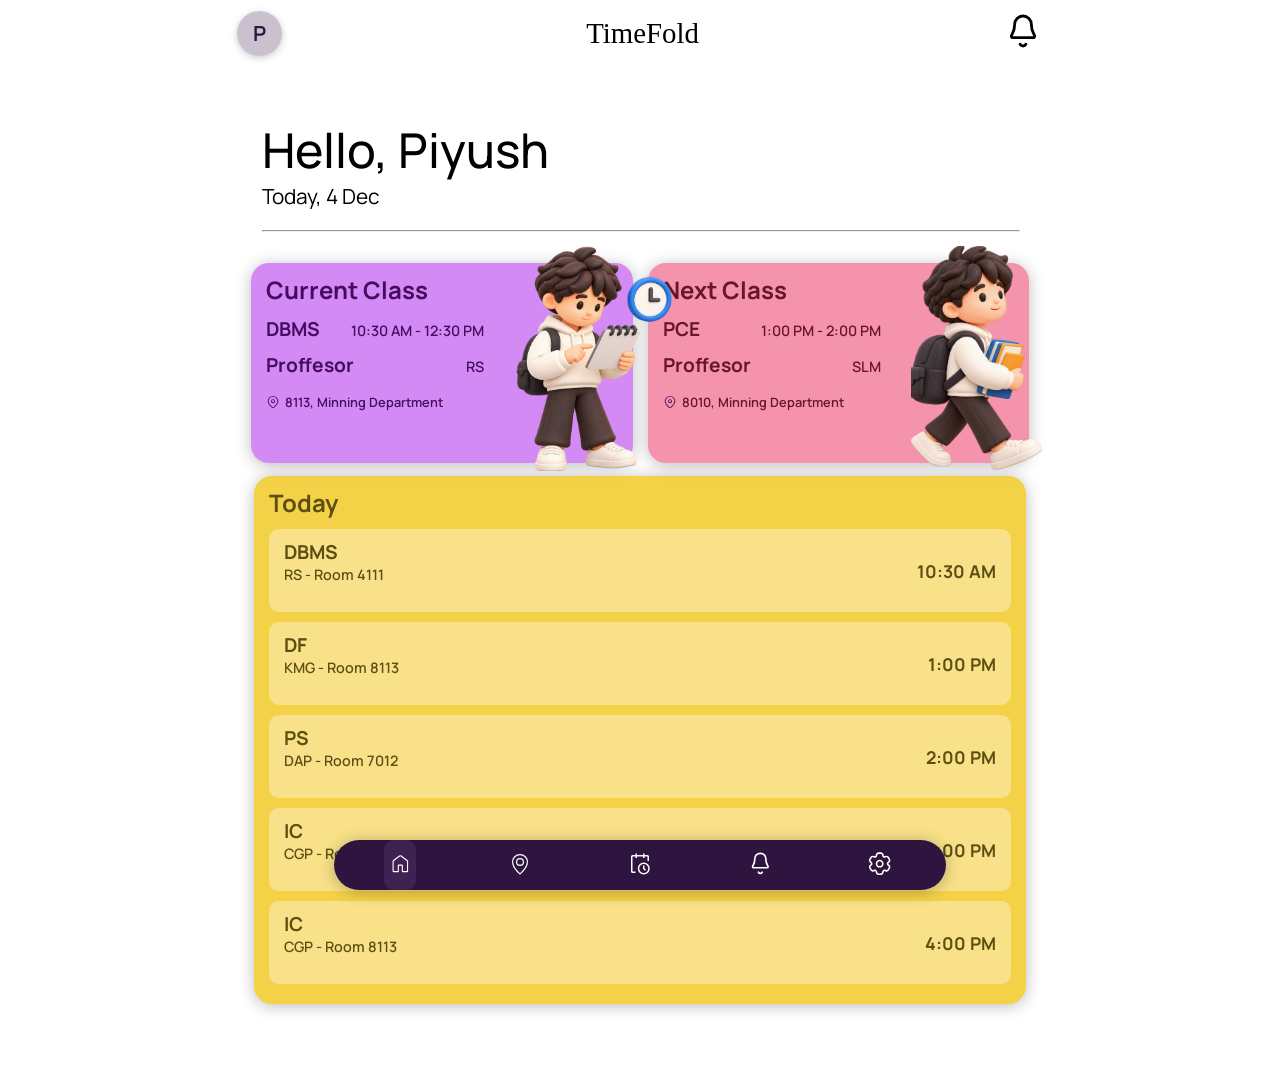
<file: home.html>
<!DOCTYPE html>
<html lang="en">

<head>
    <meta charset="UTF-8">
    <meta name="viewport" content="width=device-width, initial-scale=1.0">
    <title>TimeFold</title>

    <link rel="preconnect" href="https://fonts.googleapis.com">
    <link rel="preconnect" href="https://fonts.gstatic.com" crossorigin>
    <link href="https://fonts.googleapis.com/css2?family=Manrope:wght@400;500;600;700;800&display=swap"
        rel="stylesheet">

    <link rel="preconnect" href="https://fonts.googleapis.com">
    <link rel="preconnect" href="https://fonts.gstatic.com" crossorigin>
    <link
        href="https://fonts.googleapis.com/css2?family=Edu+NSW+ACT+Cursive:wght@400..700&family=Inter:ital,opsz,wght@0,14..32,100..900;1,14..32,100..900&family=Manrope:wght@200..800&family=Noto+Sans+Balinese:wght@400..700&family=Poppins:ital,wght@0,100;0,200;0,300;0,400;0,500;0,600;0,700;0,800;0,900;1,100;1,200;1,300;1,400;1,500;1,600;1,700;1,800;1,900&family=Roboto:ital,wght@0,100..900;1,100..900&family=Varela+Round&display=swap"
        rel="stylesheet">


    <link rel="stylesheet" href="css/style.css">
</head>

<body>
    <main>
        <header>


            <div class="main-head">

                <div class="profile-pic">
                    <div id="initial"></div>
                </div>

                <div class="title">
                    <p class="main-title">
                        TimeFold
                    </p>

                </div>

                <div class="notification">
                    <svg xmlns="http://www.w3.org/2000/svg" width="2.5em" height="2.5em" viewBox="0 0 24 24">
                        <title>bell</title>
                        <path fill="none" stroke="currentColor" stroke-linecap="round" stroke-linejoin="round"
                            stroke-width="1.7"
                            d="M12 3C14.7614 3 17 5.23858 17 8C17 13 19 14 19 15C19 15.5523 18.5523 16 18 16H6C5.44772 16 5 15.5523 5 15C5 14 7 13 7 8C7 5.23858 9.23858 3 12 3ZM10.2679 20C10.6252 20.6188 11.2855 21 12 21C12.7145 21 13.3748 20.6188 13.7321 20" />
                    </svg>
                </div>
            </div>

        </header>

        <section>
            <div class="hero-section">
                <div class="greeting">
                    <p class="greeting-text" id="greeting">
                        Hello, Piyush
                    </p>

                    <script>
                        const greeting = document.getElementById("greeting").textContent;

                        const name = greeting.split(",")[1].trim();

                        document.getElementById("initial").textContent = name.charAt(0).toUpperCase();
                    </script>

                    <p id="date"></p>

                    <hr class="greet-seperation">

                    <script>

                        const date = new Date();

                        const day = date.getDate();
                        const month = date.toLocaleString('en-US', { month: 'short' });

                        document.getElementById("date").textContent = `Today, ${day} ${month}`;
                    </script>

                </div>

                <div class="hero-first-div">

                    <!--  CURRENT CLASS  -->
                    <div class="current">

                        <h2>
                            Current Class
                        </h2>

                        <div class="card-sub-div">
                            <div class="card-left-section">
                                <div class="card-description">
                                    <div class="bold-text">
                                        DBMS
                                    </div>

                                    <div class="small-text">
                                        10:30 AM - 12:30 PM
                                    </div>
                                </div>

                                <div class="card-description">
                                    <div class="bold-text">
                                        Proffesor
                                    </div>

                                    <div class="small-text">
                                        RS
                                    </div>
                                </div>

                                <div class="location-des">
                                    <svg xmlns="http://www.w3.org/2000/svg" width="1.1em" height="1.1em"
                                        viewBox="0 0 16 16">
                                        <title>location</title>
                                        <path fill="#450D5F"
                                            d="M8 1a6 6 0 0 1 6 6c0 2.874-3.097 6.016-4.84 7.558c-.67.59-1.65.59-2.32 0C5.098 13.016 2 9.874 2 7a6 6 0 0 1 6-6m0 1a5 5 0 0 0-5 5c0 1.108.614 2.395 1.57 3.683c.933 1.258 2.087 2.377 2.934 3.126c.29.256.702.256.992 0c.847-.749 2-1.867 2.935-3.126C12.386 9.395 13 8.108 13 7a5 5 0 0 0-5-5m0 2.75a2.25 2.25 0 1 1 0 4.5a2.25 2.25 0 0 1 0-4.5m0 1a1.25 1.25 0 1 0 0 2.5a1.25 1.25 0 0 0 0-2.5" />
                                    </svg> 8113, Minning Department
                                </div>
                            </div>

                            <div class="card-right-section">
                                <img src="assests/img/current.png">
                            </div>
                        </div>
                    </div>

                    <!-- NEXT CLASS -->
                    <div class="next">
                        <h2>
                            Next Class
                        </h2>

                        <div class="card-sub-div">
                            <div class="card-left-section">
                                <div class="card-description">
                                    <div class="bold-text">
                                        PCE
                                    </div>

                                    <div class="small-text">
                                        1:00 PM - 2:00 PM
                                    </div>
                                </div>

                                <div class="card-description">
                                    <div class="bold-text">
                                        Proffesor
                                    </div>

                                    <div class="small-text">
                                        SLM
                                    </div>
                                </div>

                                <div class="location-des">
                                    <svg xmlns="http://www.w3.org/2000/svg" width="1.1em" height="1.1em"
                                        viewBox="0 0 16 16">
                                        <title>location</title>
                                        <path fill="#450D5F"
                                            d="M8 1a6 6 0 0 1 6 6c0 2.874-3.097 6.016-4.84 7.558c-.67.59-1.65.59-2.32 0C5.098 13.016 2 9.874 2 7a6 6 0 0 1 6-6m0 1a5 5 0 0 0-5 5c0 1.108.614 2.395 1.57 3.683c.933 1.258 2.087 2.377 2.934 3.126c.29.256.702.256.992 0c.847-.749 2-1.867 2.935-3.126C12.386 9.395 13 8.108 13 7a5 5 0 0 0-5-5m0 2.75a2.25 2.25 0 1 1 0 4.5a2.25 2.25 0 0 1 0-4.5m0 1a1.25 1.25 0 1 0 0 2.5a1.25 1.25 0 0 0 0-2.5" />
                                    </svg> 8010, Minning Department
                                </div>
                            </div>

                            <div class="card-right-section">
                                <img src="assests/img/next.png">
                            </div>
                        </div>
                    </div>
                </div>


                <div class="today">

                    <h2>
                        Today
                    </h2>

                    <div class="lectures">
                        <div class="first lecture-div">
                            <div>
                                <div class="bold-text">
                                    DBMS
                                </div>

                                <div class="small-text">
                                    RS - Room 4111
                                </div>
                            </div>
                            <div>
                                <div>
                                    10:30 AM
                                </div>
                            </div>
                        </div>


                        <div class="second lecture-div">
                            <div>
                                <div class="bold-text">
                                    DF
                                </div>

                                <div class="small-text">
                                    KMG - Room 8113
                                </div>
                            </div>
                            <div>
                                <div>
                                    1:00 PM
                                </div>
                            </div>
                        </div>


                        <div class="third lecture-div">
                            <div>
                                <div class="bold-text">
                                    PS
                                </div>

                                <div class="small-text">
                                    DAP - Room 7012
                                </div>
                            </div>
                            <div>
                                <div>
                                    2:00 PM
                                </div>
                            </div>
                        </div>


                        <div class="fourth lecture-div">
                            <div>
                                <div class="bold-text">
                                    IC
                                </div>

                                <div class="small-text">
                                    CGP - Room 8113
                                </div>
                            </div>
                            <div>
                                <div>
                                    3:00 PM
                                </div>
                            </div>
                        </div>


                        <div class="fifth lecture-div">
                            <div>
                                <div class="bold-text">
                                    IC
                                </div>

                                <div class="small-text">
                                    CGP - Room 8113
                                </div>
                            </div>
                            <div>
                                <div>
                                    4:00 PM
                                </div>
                            </div>
                        </div>
                    </div>

                </div>



            </div>
        </section>

        <nav>

            <div class="nav-button-div current-page">
                <a href="home.html">
                    <button class="nav-button">
                        <svg xmlns="http://www.w3.org/2000/svg" width="2em" height="2em" viewBox="0 0 24 24"
                            fill="#ffffff">
                            <title fill="#ffffff">home-outline-rounded</title>
                            <path fill="#ffffff"
                                d="M6 19h3.692v-5.077q0-.343.233-.575q.232-.233.575-.233h3q.343 0 .576.233q.232.232.232.575V19H18v-8.692q0-.154-.067-.28t-.183-.22L12.366 5.75q-.154-.134-.366-.134t-.365.134L6.25 9.808q-.115.096-.183.22t-.067.28zm-1 0v-8.692q0-.384.172-.727t.474-.565l5.385-4.078q.423-.323.966-.323t.972.323l5.385 4.077q.303.222.474.566q.172.343.172.727V19q0 .402-.299.701T18 20h-3.884q-.344 0-.576-.232q-.232-.233-.232-.576v-5.076h-2.616v5.076q0 .344-.232.576T9.885 20H6q-.402 0-.701-.299T5 19m7-6.711" />
                        </svg>
                    </button>
                </a>
            </div>

            <div class="nav-button-div">
                <a href="map.html">
                    <button class="nav-button">
                        <svg xmlns="http://www.w3.org/2000/svg" width="1.8em" height="1.8em" viewBox="0 0 24 24"
                            fill="#ffffff">
                            <title fill="#ffffff">location-outlined</title>
                            <path fill="#ffffff" fill-rule="evenodd"
                                d="m12.065 21.243l-.006-.005zm.182-.274a29 29 0 0 0 3.183-3.392c2.04-2.563 3.281-5.09 3.365-7.337a6.8 6.8 0 1 0-13.591 0c.085 2.247 1.327 4.774 3.366 7.337a29 29 0 0 0 3.183 3.392q.166.15.247.218zm-.985 1.165S4 16.018 4 10a8 8 0 1 1 16 0c0 6.018-7.262 12.134-7.262 12.134c-.404.372-1.069.368-1.476 0M12 12.8a2.8 2.8 0 1 0 0-5.6a2.8 2.8 0 0 0 0 5.6m0 1.2a4 4 0 1 1 0-8a4 4 0 0 1 0 8" />
                        </svg>
                    </button>
                </a>
            </div>

            <div class="nav-button-div">
                <button class="nav-button">
                    <svg xmlns="http://www.w3.org/2000/svg" width="1.8em" height="1.8em" viewBox="0 0 32 32"
                        fill="#ffffff">
                        <title fill="#ffffff">event-schedule</title>
                        <path fill="#ffffff" d="M21 30a8 8 0 1 1 8-8a8 8 0 0 1-8 8m0-14a6 6 0 1 0 6 6a6 6 0 0 0-6-6" />
                        <path fill="#ffffff" d="M22.59 25L20 22.41V18h2v3.59l2 2z" />
                        <path fill="#ffffff"
                            d="M28 6a2 2 0 0 0-2-2h-4V2h-2v2h-8V2h-2v2H6a2 2 0 0 0-2 2v20a2 2 0 0 0 2 2h4v-2H6V6h4v2h2V6h8v2h2V6h4v6h2Z" />
                    </svg>
                </button>
            </div>

            <div class="nav-button-div">
                <button class="nav-button">
                    <svg xmlns="http://www.w3.org/2000/svg" width="2em" height="2em" viewBox="0 0 24 24">
                        <title>bell</title>
                        <path fill="none" stroke="#ffffff" stroke-linecap="round" stroke-linejoin="round"
                            stroke-width="1.5"
                            d="M12 3C14.7614 3 17 5.23858 17 8C17 13 19 14 19 15C19 15.5523 18.5523 16 18 16H6C5.44772 16 5 15.5523 5 15C5 14 7 13 7 8C7 5.23858 9.23858 3 12 3ZM10.2679 20C10.6252 20.6188 11.2855 21 12 21C12.7145 21 13.3748 20.6188 13.7321 20" />
                    </svg>
                </button>
            </div>

            <div class="nav-button-div">
                <button class="nav-button">
                    <svg xmlns="http://www.w3.org/2000/svg" width="1.9em" height="1.9em" viewBox="0 0 24 24"
                        fill="#ffffff">
                        <title fill="#ffffff">settings-outline</title>
                        <g fill="#ffffff" fill-rule="evenodd" clip-rule="evenodd">
                            <path
                                d="M12 8.25C9.92894 8.25 8.25 9.92893 8.25 12C8.25 14.0711 9.92894 15.75 12 15.75C14.0711 15.75 15.75 14.0711 15.75 12C15.75 9.92893 14.0711 8.25 12 8.25ZM9.75 12C9.75 10.7574 10.7574 9.75 12 9.75C13.2426 9.75 14.25 10.7574 14.25 12C14.25 13.2426 13.2426 14.25 12 14.25C10.7574 14.25 9.75 13.2426 9.75 12Z"
                                fill="#ffffff" />
                            <path
                                d="M11.9747 1.25C11.5303 1.24999 11.1592 1.24999 10.8546 1.27077C10.5375 1.29241 10.238 1.33905 9.94761 1.45933C9.27379 1.73844 8.73843 2.27379 8.45932 2.94762C8.31402 3.29842 8.27467 3.66812 8.25964 4.06996C8.24756 4.39299 8.08454 4.66251 7.84395 4.80141C7.60337 4.94031 7.28845 4.94673 7.00266 4.79568C6.64714 4.60777 6.30729 4.45699 5.93083 4.40743C5.20773 4.31223 4.47642 4.50819 3.89779 4.95219C3.64843 5.14353 3.45827 5.3796 3.28099 5.6434C3.11068 5.89681 2.92517 6.21815 2.70294 6.60307L2.67769 6.64681C2.45545 7.03172 2.26993 7.35304 2.13562 7.62723C1.99581 7.91267 1.88644 8.19539 1.84541 8.50701C1.75021 9.23012 1.94617 9.96142 2.39016 10.5401C2.62128 10.8412 2.92173 11.0602 3.26217 11.2741C3.53595 11.4461 3.68788 11.7221 3.68786 12C3.68785 12.2778 3.53592 12.5538 3.26217 12.7258C2.92169 12.9397 2.62121 13.1587 2.39007 13.4599C1.94607 14.0385 1.75012 14.7698 1.84531 15.4929C1.88634 15.8045 1.99571 16.0873 2.13552 16.3727C2.26983 16.6469 2.45535 16.9682 2.67758 17.3531L2.70284 17.3969C2.92507 17.7818 3.11058 18.1031 3.28089 18.3565C3.45817 18.6203 3.64833 18.8564 3.89769 19.0477C4.47632 19.4917 5.20763 19.6877 5.93073 19.5925C6.30717 19.5429 6.647 19.3922 7.0025 19.2043C7.28833 19.0532 7.60329 19.0596 7.8439 19.1986C8.08452 19.3375 8.24756 19.607 8.25964 19.9301C8.27467 20.3319 8.31403 20.7016 8.45932 21.0524C8.73843 21.7262 9.27379 22.2616 9.94761 22.5407C10.238 22.661 10.5375 22.7076 10.8546 22.7292C11.1592 22.75 11.5303 22.75 11.9747 22.75H12.0252C12.4697 22.75 12.8407 22.75 13.1454 22.7292C13.4625 22.7076 13.762 22.661 14.0524 22.5407C14.7262 22.2616 15.2616 21.7262 15.5407 21.0524C15.686 20.7016 15.7253 20.3319 15.7403 19.93C15.7524 19.607 15.9154 19.3375 16.156 19.1985C16.3966 19.0596 16.7116 19.0532 16.9974 19.2042C17.3529 19.3921 17.6927 19.5429 18.0692 19.5924C18.7923 19.6876 19.5236 19.4917 20.1022 19.0477C20.3516 18.8563 20.5417 18.6203 20.719 18.3565C20.8893 18.1031 21.0748 17.7818 21.297 17.3969L21.3223 17.3531C21.5445 16.9682 21.7301 16.6468 21.8644 16.3726C22.0042 16.0872 22.1135 15.8045 22.1546 15.4929C22.2498 14.7697 22.0538 14.0384 21.6098 13.4598C21.3787 13.1586 21.0782 12.9397 20.7378 12.7258C20.464 12.5538 20.3121 12.2778 20.3121 11.9999C20.3121 11.7221 20.464 11.4462 20.7377 11.2742C21.0783 11.0603 21.3788 10.8414 21.6099 10.5401C22.0539 9.96149 22.2499 9.23019 22.1547 8.50708C22.1136 8.19546 22.0043 7.91274 21.8645 7.6273C21.7302 7.35313 21.5447 7.03183 21.3224 6.64695L21.2972 6.60318C21.0749 6.21825 20.8894 5.89688 20.7191 5.64347C20.5418 5.37967 20.3517 5.1436 20.1023 4.95225C19.5237 4.50826 18.7924 4.3123 18.0692 4.4075C17.6928 4.45706 17.353 4.60782 16.9975 4.79572C16.7117 4.94679 16.3967 4.94036 16.1561 4.80144C15.9155 4.66253 15.7524 4.39297 15.7403 4.06991C15.7253 3.66808 15.686 3.2984 15.5407 2.94762C15.2616 2.27379 14.7262 1.73844 14.0524 1.45933C13.762 1.33905 13.4625 1.29241 13.1454 1.27077C12.8407 1.24999 12.4697 1.24999 12.0252 1.25H11.9747ZM10.5216 2.84515C10.5988 2.81319 10.716 2.78372 10.9567 2.76729C11.2042 2.75041 11.5238 2.75 12 2.75C12.4762 2.75 12.7958 2.75041 13.0432 2.76729C13.284 2.78372 13.4012 2.81319 13.4783 2.84515C13.7846 2.97202 14.028 3.21536 14.1548 3.52165C14.1949 3.61826 14.228 3.76887 14.2414 4.12597C14.271 4.91835 14.68 5.68129 15.4061 6.10048C16.1321 6.51968 16.9974 6.4924 17.6984 6.12188C18.0143 5.9549 18.1614 5.90832 18.265 5.89467C18.5937 5.8514 18.9261 5.94047 19.1891 6.14228C19.2554 6.19312 19.3395 6.27989 19.4741 6.48016C19.6125 6.68603 19.7726 6.9626 20.0107 7.375C20.2488 7.78741 20.4083 8.06438 20.5174 8.28713C20.6235 8.50382 20.6566 8.62007 20.6675 8.70287C20.7108 9.03155 20.6217 9.36397 20.4199 9.62698C20.3562 9.70995 20.2424 9.81399 19.9397 10.0041C19.2684 10.426 18.8122 11.1616 18.8121 11.9999C18.8121 12.8383 19.2683 13.574 19.9397 13.9959C20.2423 14.186 20.3561 14.29 20.4198 14.373C20.6216 14.636 20.7107 14.9684 20.6674 15.2971C20.6565 15.3799 20.6234 15.4961 20.5173 15.7128C20.4082 15.9355 20.2487 16.2125 20.0106 16.6249C19.7725 17.0373 19.6124 17.3139 19.474 17.5198C19.3394 17.72 19.2553 17.8068 19.189 17.8576C18.926 18.0595 18.5936 18.1485 18.2649 18.1053C18.1613 18.0916 18.0142 18.045 17.6983 17.8781C16.9973 17.5075 16.132 17.4803 15.4059 17.8995C14.68 18.3187 14.271 19.0816 14.2414 19.874C14.228 20.2311 14.1949 20.3817 14.1548 20.4784C14.028 20.7846 13.7846 21.028 13.4783 21.1549C13.4012 21.1868 13.284 21.2163 13.0432 21.2327C12.7958 21.2496 12.4762 21.25 12 21.25C11.5238 21.25 11.2042 21.2496 10.9567 21.2327C10.716 21.2163 10.5988 21.1868 10.5216 21.1549C10.2154 21.028 9.97201 20.7846 9.84514 20.4784C9.80512 20.3817 9.77195 20.2311 9.75859 19.874C9.72896 19.0817 9.31997 18.3187 8.5939 17.8995C7.86784 17.4803 7.00262 17.5076 6.30158 17.8781C5.98565 18.0451 5.83863 18.0917 5.73495 18.1053C5.40626 18.1486 5.07385 18.0595 4.81084 17.8577C4.74458 17.8069 4.66045 17.7201 4.52586 17.5198C4.38751 17.314 4.22736 17.0374 3.98926 16.625C3.75115 16.2126 3.59171 15.9356 3.4826 15.7129C3.37646 15.4962 3.34338 15.3799 3.33248 15.2971C3.28921 14.9684 3.37828 14.636 3.5801 14.373C3.64376 14.2901 3.75761 14.186 4.0602 13.9959C4.73158 13.5741 5.18782 12.8384 5.18786 12.0001C5.18791 11.1616 4.73165 10.4259 4.06021 10.004C3.75769 9.81389 3.64385 9.70987 3.58019 9.62691C3.37838 9.3639 3.28931 9.03149 3.33258 8.7028C3.34348 8.62001 3.37656 8.50375 3.4827 8.28707C3.59181 8.06431 3.75125 7.78734 3.98935 7.37493C4.22746 6.96253 4.3876 6.68596 4.52596 6.48009C4.66055 6.27983 4.74468 6.19305 4.81093 6.14222C5.07395 5.9404 5.40636 5.85133 5.73504 5.8946C5.83873 5.90825 5.98576 5.95483 6.30173 6.12184C7.00273 6.49235 7.86791 6.51962 8.59394 6.10045C9.31998 5.68128 9.72896 4.91837 9.75859 4.12602C9.77195 3.76889 9.80512 3.61827 9.84514 3.52165C9.97201 3.21536 10.2154 2.97202 10.5216 2.84515Z"
                                fill="#ffffff" />
                        </g>
                    </svg>
                </button>
            </div>


        </nav>
    </main>

</body>

</html>
</file>
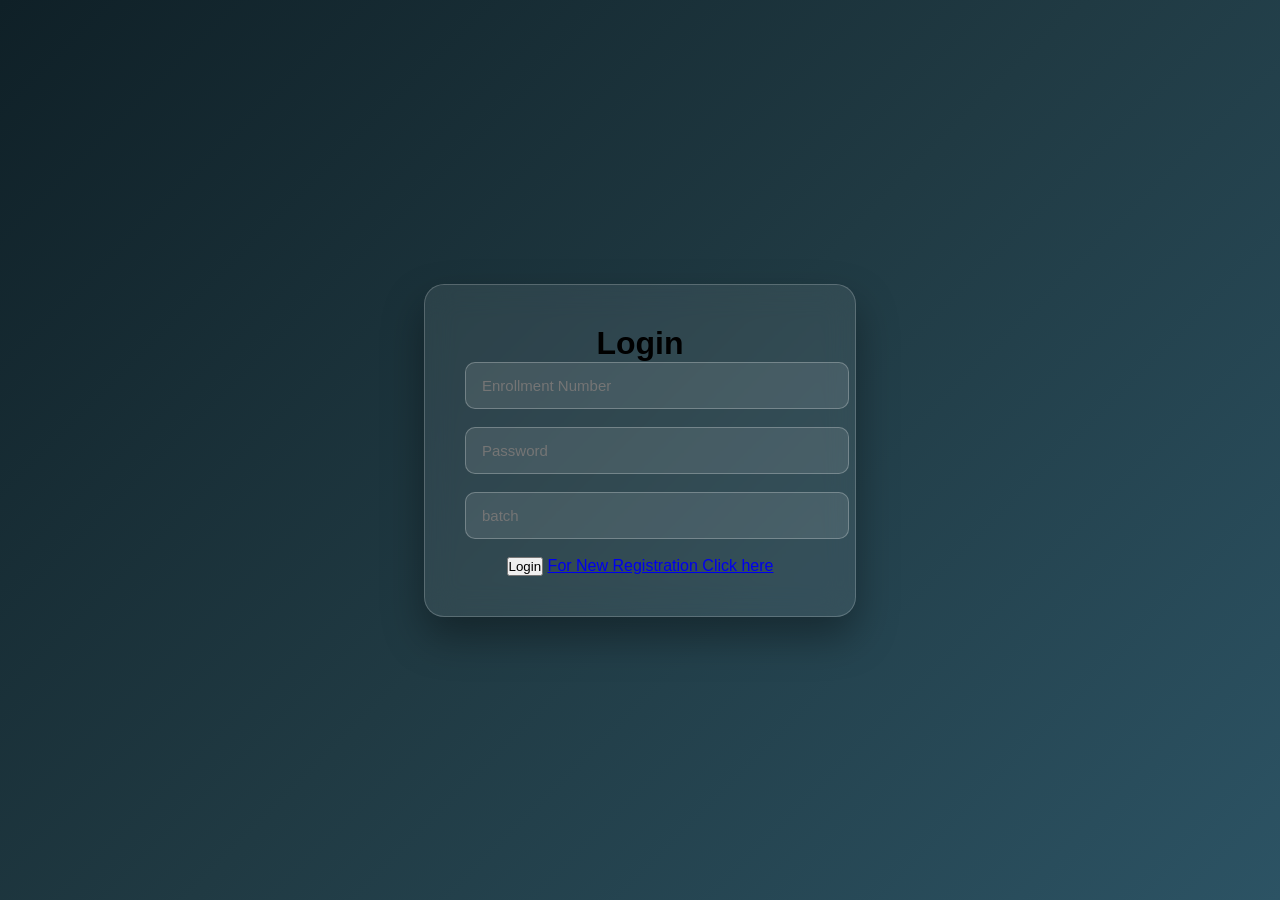
<file: login-test.html>
<!DOCTYPE html>
<html lang="en">

<head>
    <meta charset="UTF-8">
    <meta name="viewport" content="width=device-width, initial-scale=1.0">
    <title>TimeFold</title>

    <link rel="preconnect" href="https://fonts.googleapis.com">
    <link rel="preconnect" href="https://fonts.gstatic.com" crossorigin>
    <link href="https://fonts.googleapis.com/css2?family=Manrope:wght@400;500;600;700;800&display=swap"
        rel="stylesheet">

    <link rel="preconnect" href="https://fonts.googleapis.com">
    <link rel="preconnect" href="https://fonts.gstatic.com" crossorigin>
    <link
        href="https://fonts.googleapis.com/css2?family=Edu+NSW+ACT+Cursive:wght@400..700&family=Inter:ital,opsz,wght@0,14..32,100..900;1,14..32,100..900&family=Manrope:wght@200..800&family=Noto+Sans+Balinese:wght@400..700&family=Poppins:ital,wght@0,100;0,200;0,300;0,400;0,500;0,600;0,700;0,800;0,900;1,100;1,200;1,300;1,400;1,500;1,600;1,700;1,800;1,900&family=Roboto:ital,wght@0,100..900;1,100..900&family=Varela+Round&display=swap"
        rel="stylesheet">
    <style>

        :root {
            --background-colour: white;
            --nav-color: rgb(47, 20, 64);
            --nav-ink: rgb(190, 135, 225);
            --purple-card-color: rgb(211, 138, 245);
            --purple-ink: rgb(69, 13, 95);
            --yellow-card-color: rgb(244, 210, 72);
            --yellow-ink: rgb(93, 78, 18);
            --pink-card-color: rgb(244, 147, 171);
            --pink-ink: rgb(104, 22, 43);
            --shadow: 0 2px 16px rgba(0, 0, 0, 0.267);
            --border-radius: 18px;
        }

        * {

            padding: 0;
            margin: 0;
        }

        body {
            min-height: 100vh;
            display: flex;
            justify-content: center;
            align-items: center;

            background: linear-gradient(135deg, #0f2027, #203a43, #2c5364);

            font-family: Arial, sans-serif;
        }


        .login {
            width: 350px;
            padding: 40px;

            background: rgba(255, 255, 255, 0.08);
            backdrop-filter: blur(15px);
            -webkit-backdrop-filter: blur(15px);

            border: 1px solid rgba(255, 255, 255, 0.2);
            border-radius: 20px;

            box-shadow: 0 20px 40px rgba(0, 0, 0, 0.35);

            text-align: center;
        }


        .login.h1 {
            color: white;
            margin-bottom: 30px;
            font-size: 28px;
            font-weight: 600;
        }



        .login input {
            width: 100%;
            padding: 14px 16px;
            margin-bottom: 18px;
            background: rgba(255, 255, 255, 0.1);
            color: white;
            border: 1px solid rgba(255, 255, 255, 0.25);
            border-radius: 10px;
            outline: none;
            font-size: 15px;
            transition: 0.3s;
        }
    </style>
</head>

<body>
    <div class="login">
        <h1>Login</h1>
        <input id="enroll" placeholder="Enrollment Number">
        <input id="password" type="password" placeholder="Password">
        <input id="batch" type="text" placeholder="batch">


        <button onclick="login()">Login</button>
        <a href="register.html">For New Registration Click here</a>

    </div>
</body>
<!-- <script>
    async function login() {


        const enroll = await document.getElementById('enroll').value;
        const password = await document.getElementById('password').value;
        const batch = await document.getElementById('confirm-password').value;
        if (!enroll || !password || !batch) {
            alert('Please enter all fields.');
            return;
        }
        const response = await fetch('/', {
            method: 'POST',
            headers: {
                'Content-Type': 'application/json'
            },
            body: JSON.stringify({ enroll, password, batch })
        });
       
        const data = await response.json();

        if (response.ok) {
            alert(data.message);
            window.location.href = "/home.html";
        } else {
            alert(data.message);
        }
    }
</script> -->
</html>
</file>
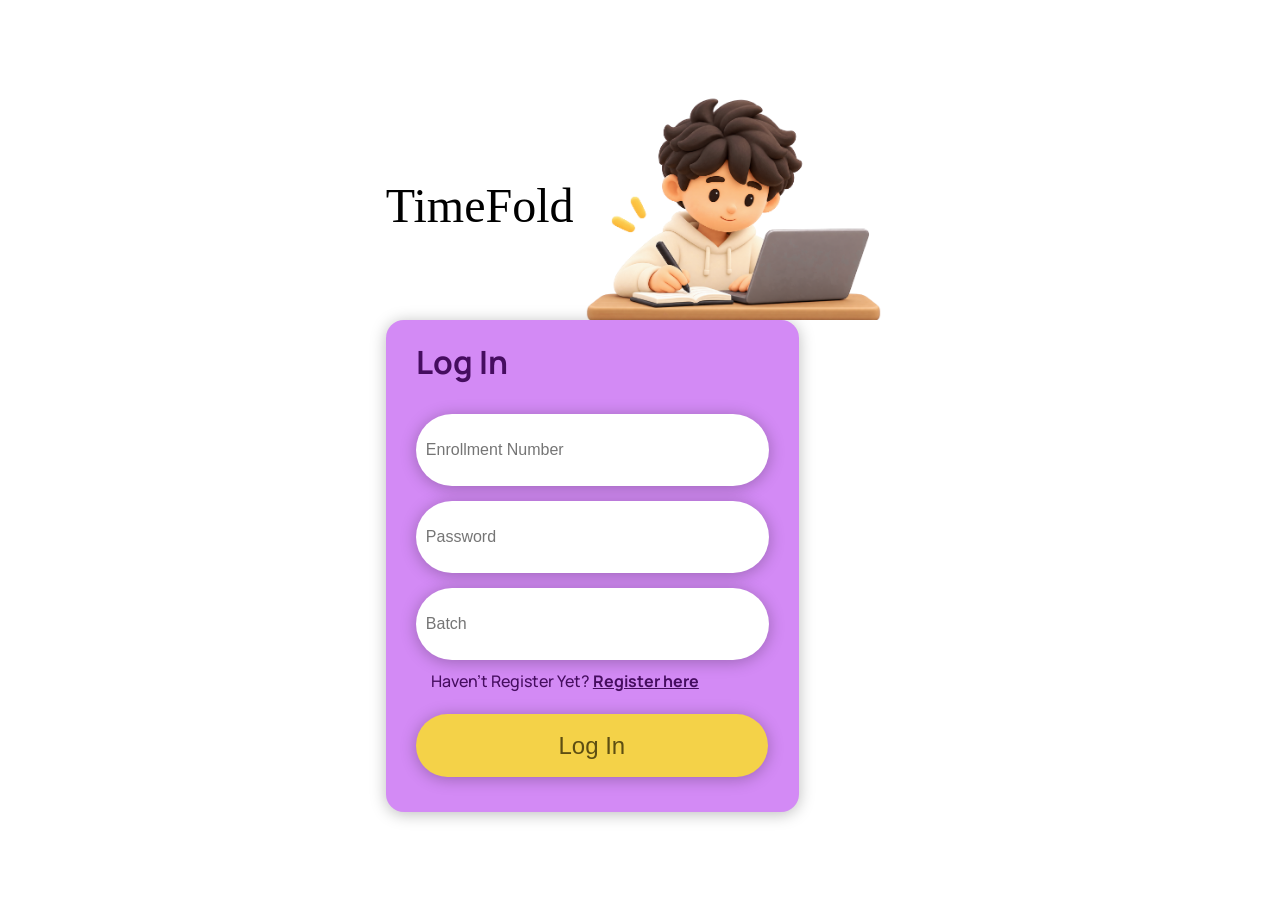
<file: login.html>
<!DOCTYPE html>
<html lang="en">

<head>
    <meta charset="UTF-8">
    <meta name="viewport" content="width=device-width, initial-scale=1.0">
    <title>TimeFold</title>

    <link rel="preconnect" href="https://fonts.googleapis.com">
    <link rel="preconnect" href="https://fonts.gstatic.com" crossorigin>
    <link href="https://fonts.googleapis.com/css2?family=Manrope:wght@400;500;600;700;800&display=swap"
        rel="stylesheet">

    <link rel="preconnect" href="https://fonts.googleapis.com">
    <link rel="preconnect" href="https://fonts.gstatic.com" crossorigin>
    <link
        href="https://fonts.googleapis.com/css2?family=Edu+NSW+ACT+Cursive:wght@400..700&family=Inter:ital,opsz,wght@0,14..32,100..900;1,14..32,100..900&family=Manrope:wght@200..800&family=Noto+Sans+Balinese:wght@400..700&family=Poppins:ital,wght@0,100;0,200;0,300;0,400;0,500;0,600;0,700;0,800;0,900;1,100;1,200;1,300;1,400;1,500;1,600;1,700;1,800;1,900&family=Roboto:ital,wght@0,100..900;1,100..900&family=Varela+Round&display=swap"
        rel="stylesheet">

    <style>
        :root {
            --background-colour: white;
            --nav-color: rgb(47, 20, 64);
            --nav-ink: rgb(190, 135, 225);
            --purple-card-color: rgb(211, 138, 245);
            --purple-ink: rgb(69, 13, 95);
            --yellow-card-color: rgb(244, 210, 72);
            --yellow-ink: rgb(93, 78, 18);
            --pink-card-color: rgb(244, 147, 171);
            --pink-ink: rgb(104, 22, 43);
            --shadow: 0 2px 16px rgba(0, 0, 0, 0.267);
            --border-radius: 18px;
        }

        * {
            margin: 0;
            padding: 0;
        }

        body {
            justify-content: space-between;
            font-family: 'Manrope', -apple-system, BlinkMacSystemFont, 'Segoe UI', sans-serif;
        }

        a {
            text-decoration: none;
            color: rgb(169, 21, 21);
            font-size: 1rem;
            font-weight: 700;
            text-decoration: underline;
            align-items: center;
            width: 15vw;
            color: var(--purple-ink);
        }

        .main-div {
            width: fit-content;
            margin: 0px auto;
        }

        .main-div img {
            height: 25vh;
            margin: 5px auto 0px auto;
        }

        .login-title {
            display: flex;
            font-family: "Edu NSW ACT Cursive", cursive;
            font-size: 3em;
            align-items: center;
            justify-content: baseline;
            font-weight: 500;
            width: fit-content;
            margin: 10vh auto 0px auto;
        }

        .login-div {
            background-color: var(--purple-card-color);
            padding: 20px 30px;
            width: fit-content;
            border-radius: var(--border-radius);
            align-items: center;
            justify-content: center;
            height: fit-content;
            box-shadow: var(--shadow);
        }

        .form-content {
            width: fit-content;
            margin: 15px auto;
        }

        .input-div {
            display: flex;
            justify-content: space-between;
            margin: 15px auto 0px auto;
        }

        input {
            font-size: 1em;
            padding: 0px 10px;
            height: 8vh;
            border: 0.5px white;
            width: 26vw;
            border-radius: 50px;
            box-shadow: var(--shadow);
        }

        input:focus {
            outline: none;
            border-color: inherit;
        }

        input:focus::placeholder {
            color: transparent;
        }

        .reg-link {
            margin: 10px 15px 0px 15px;
            justify-content: center;
            align-items: center;
            font-size: 1rem;
            font-weight: 500;
            color: var(--purple-ink);
        }


        button {
            background-color: var(--yellow-card-color);
            box-shadow: var(--shadow);
            color: var(--yellow-ink);
            font-size: 1.5rem;
            border: none;
            transition: all 0.15s ease-in-out;
        }

        button:hover {
            cursor: pointer;
            background-color: var(--nav-color);
            color: var(--nav-ink);
        }

        button:active {
            transform: translateY(2px);
            box-shadow: 0 2px 5px rgba(0, 0, 0, 0.12);
        }
    </style>


</head>

<body>

    <main>

        <div class="main-div">
            <div class="login-title">
                <div class="title-sub-div">
                    <p>TimeFold</p>
                </div>
                <img src="assests/img/studying.png">
            </div>
            <div class="login-div">
                <h1 style="color: var(--purple-ink);">Log In</h1>
                <div class="form-content">
                    <form id="registration-form">


                        <div
                            style="display: flex; flex-direction: column; justify-content: center; align-items: center;">

                            <div class="input-div">
                                <input type="text" id="enroll" placeholder="Enrollment Number" required>
                            </div>

                            <div class="input-div">
                                <input type="password" id="password" placeholder="Password" required>
                            </div>

                            <div class="input-div">
                                <input type="text" id="batch" placeholder="Batch" required>
                            </div>

                        </div>

                        <div class="reg-link">
                            Haven't Register Yet? <a href="register.html">Register here</a>
                        </div>
                        <br>

                        <button style="width: 27.5vw; border-radius: 50px; padding: 0px 10px; height: 7vh;"
                            type="button" onclick="login()">Log In</button>
                    </form>
                </div>
            </div>

        </div>
    </main>

</body>
<script>
    const password = document.getElementById("password");
    const confirmPassword = document.getElementById("confirm_password");
    const passwordMessage = document.getElementById("passwordMessage");

    function checkPassword() {
        if (confirmPassword.value === "") {
            passwordMessage.textContent = "";
            return;
        }

        if (password.value !== confirmPassword.value) {
            passwordMessage.textContent = "Passwords do not match";
            passwordMessage.style.color = "red";
        } else {
            passwordMessage.textContent = "Password is Same";
            passwordMessage.style.color = "rgb(69, 13, 95)";
        }
    }


    confirmPassword.addEventListener("input", checkPassword);

    async function register() {

        const name = await document.getElementById('name').value;
        const enroll = await document.getElementById('enroll').value;
        const password = await document.getElementById('password').value;
        const confirm_password = await document.getElementById('confirm_password').value;
        const batch = await document.getElementById('batch').value;

        if (!name || !enroll || !password || !batch) {
            alert('Please enter all details');
            return;
        }
        if (password !== confirm_password) {
            alert('Passwords do not match');
            return;
        }

        const response = await fetch("/register", {
            method: "POST",
            headers: {
                "Content-Type": "application/json"
            },
            body: JSON.stringify({
                name,
                enroll,
                password,
                batch
            })
        });
        console.log(name, enroll, password, batch);


        const data = await response.json();
        if (response.ok) {
            alert(data.message)
            window.location.href = "./index.html"

        } else {
            alert(data.message);
        }

    }


</script>

</html>
</file>
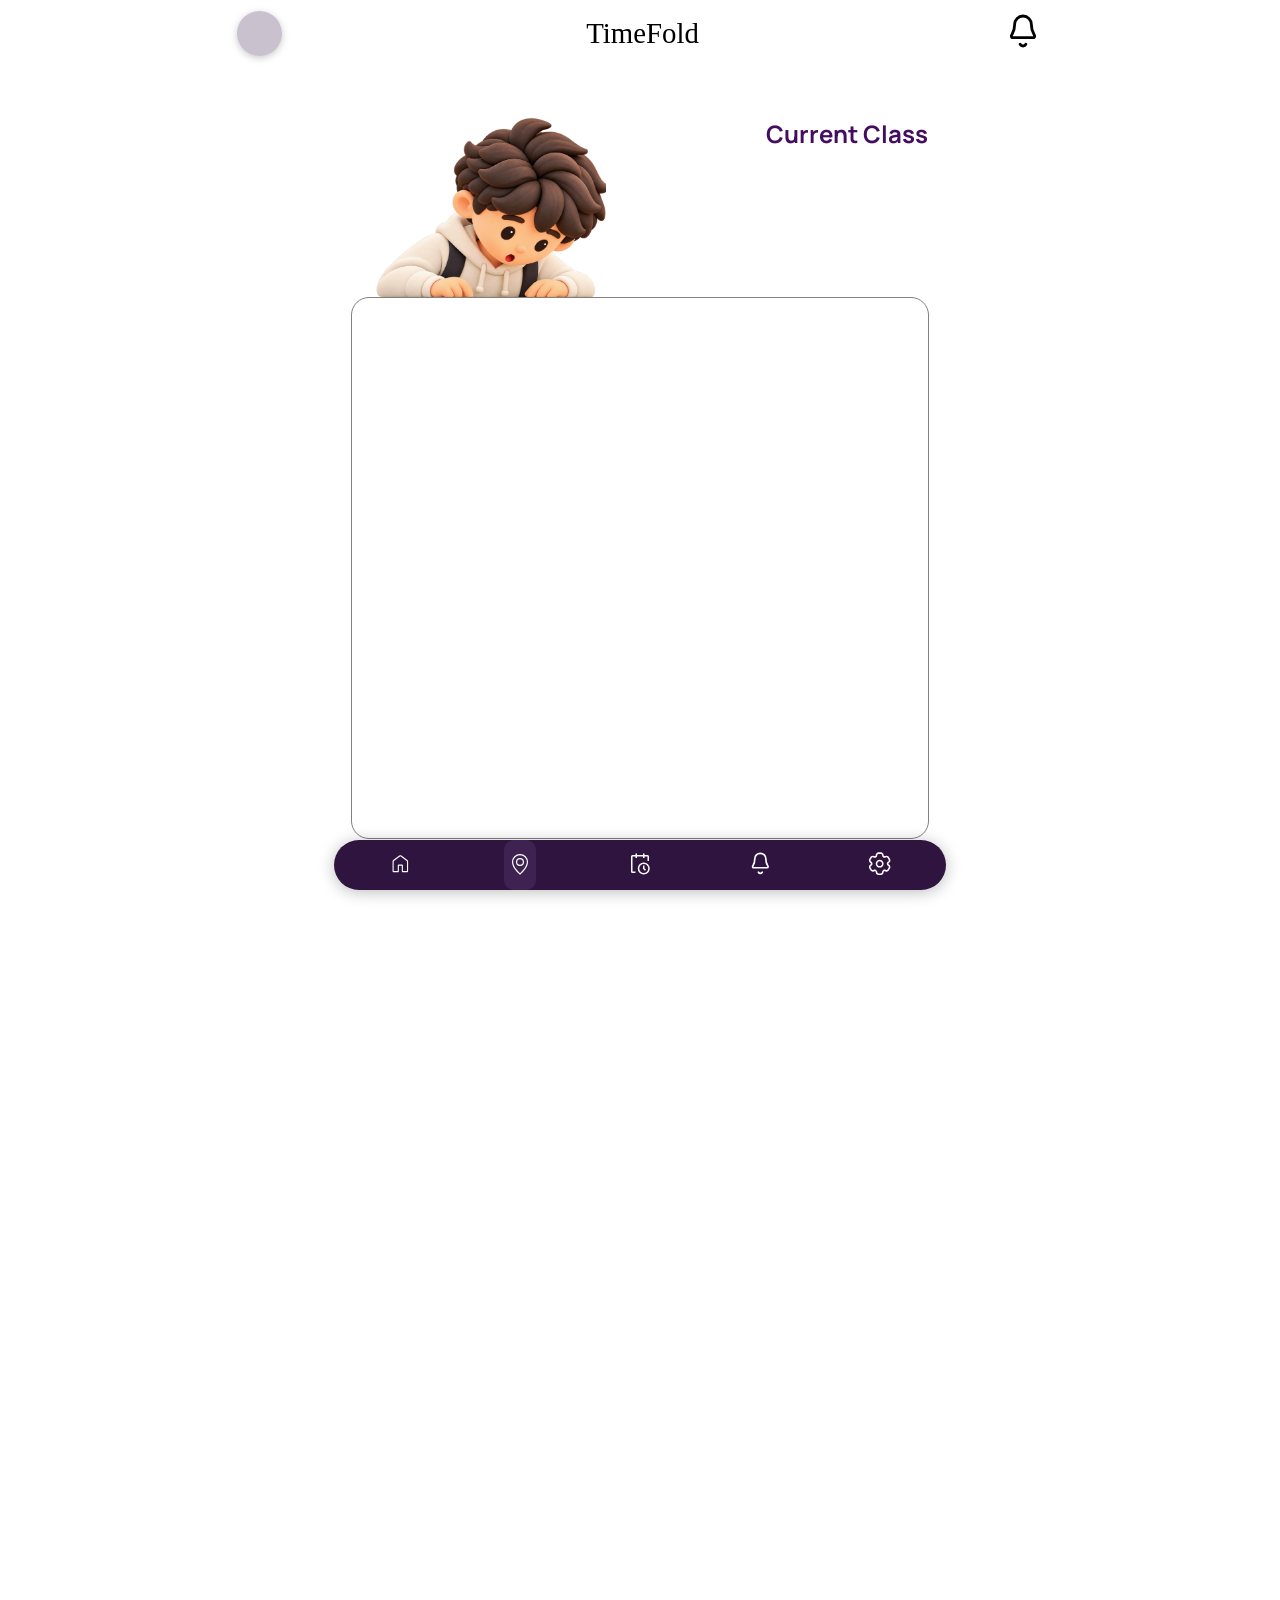
<file: map.html>
<!DOCTYPE html>
<html lang="en">

<head>
    <meta charset="UTF-8">
    <meta name="viewport" content="width=device-width, initial-scale=1.0">
    <title>TimeFold</title>

    <link rel="preconnect" href="https://fonts.googleapis.com">
    <link rel="preconnect" href="https://fonts.gstatic.com" crossorigin>
    <link href="https://fonts.googleapis.com/css2?family=Manrope:wght@400;500;600;700;800&display=swap"
        rel="stylesheet">

    <link rel="preconnect" href="https://fonts.googleapis.com">
    <link rel="preconnect" href="https://fonts.gstatic.com" crossorigin>
    <link
        href="https://fonts.googleapis.com/css2?family=Edu+NSW+ACT+Cursive:wght@400..700&family=Inter:ital,opsz,wght@0,14..32,100..900;1,14..32,100..900&family=Manrope:wght@200..800&family=Noto+Sans+Balinese:wght@400..700&family=Poppins:ital,wght@0,100;0,200;0,300;0,400;0,500;0,600;0,700;0,800;0,900;1,100;1,200;1,300;1,400;1,500;1,600;1,700;1,800;1,900&family=Roboto:ital,wght@0,100..900;1,100..900&family=Varela+Round&display=swap"
        rel="stylesheet">


    <link rel="stylesheet" href="css/style.css">
</head>

<body style="height: 200vh;">
    <main>
        <header>

            <div class="main-head">

                <div class="profile-pic">
                    <div id="initial"></div>
                </div>

                <div class="title">
                    <p class="main-title">
                        TimeFold
                    </p>

                </div>

                <div class="notification">
                    <svg xmlns="http://www.w3.org/2000/svg" width="2.5em" height="2.5em" viewBox="0 0 24 24">
                        <title>bell</title>
                        <path fill="none" stroke="currentColor" stroke-linecap="round" stroke-linejoin="round"
                            stroke-width="1.7"
                            d="M12 3C14.7614 3 17 5.23858 17 8C17 13 19 14 19 15C19 15.5523 18.5523 16 18 16H6C5.44772 16 5 15.5523 5 15C5 14 7 13 7 8C7 5.23858 9.23858 3 12 3ZM10.2679 20C10.6252 20.6188 11.2855 21 12 21C12.7145 21 13.3748 20.6188 13.7321 20" />
                    </svg>
                </div>
            </div>

        </header>

        <section>
            <div class="main-map-div">

                <div class="map-chr">
                    <img style="height: 20vh;" src="assests/img/map-img.png" alt="">
                    <div>
                        <h1 style="color: rgb(69, 13, 95);">
                            Current Class
                        </h1>
                    </div>
                </div>

                <div class="map-box">

                </div>
            </div>
        </section>



        <nav>

            <div class="nav-button-div">
                <a href="home.html">
                    <button class="nav-button">
                        <svg xmlns="http://www.w3.org/2000/svg" width="2em" height="2em" viewBox="0 0 24 24"
                            fill="#ffffff">
                            <title fill="#ffffff">home-outline-rounded</title>
                            <path fill="#ffffff"
                                d="M6 19h3.692v-5.077q0-.343.233-.575q.232-.233.575-.233h3q.343 0 .576.233q.232.232.232.575V19H18v-8.692q0-.154-.067-.28t-.183-.22L12.366 5.75q-.154-.134-.366-.134t-.365.134L6.25 9.808q-.115.096-.183.22t-.067.28zm-1 0v-8.692q0-.384.172-.727t.474-.565l5.385-4.078q.423-.323.966-.323t.972.323l5.385 4.077q.303.222.474.566q.172.343.172.727V19q0 .402-.299.701T18 20h-3.884q-.344 0-.576-.232q-.232-.233-.232-.576v-5.076h-2.616v5.076q0 .344-.232.576T9.885 20H6q-.402 0-.701-.299T5 19m7-6.711" />
                        </svg>
                    </button>
                </a>
            </div>

            <div class="nav-button-div current-page">
                <a href="map.html">
                    <button class="nav-button">
                        <svg xmlns="http://www.w3.org/2000/svg" width="1.8em" height="1.8em" viewBox="0 0 24 24"
                            fill="#ffffff">
                            <title fill="#ffffff">location-outlined</title>
                            <path fill="#ffffff" fill-rule="evenodd"
                                d="m12.065 21.243l-.006-.005zm.182-.274a29 29 0 0 0 3.183-3.392c2.04-2.563 3.281-5.09 3.365-7.337a6.8 6.8 0 1 0-13.591 0c.085 2.247 1.327 4.774 3.366 7.337a29 29 0 0 0 3.183 3.392q.166.15.247.218zm-.985 1.165S4 16.018 4 10a8 8 0 1 1 16 0c0 6.018-7.262 12.134-7.262 12.134c-.404.372-1.069.368-1.476 0M12 12.8a2.8 2.8 0 1 0 0-5.6a2.8 2.8 0 0 0 0 5.6m0 1.2a4 4 0 1 1 0-8a4 4 0 0 1 0 8" />
                        </svg>
                    </button>
                </a>
            </div>

            <div class="nav-button-div">
                <button class="nav-button">
                    <svg xmlns="http://www.w3.org/2000/svg" width="1.8em" height="1.8em" viewBox="0 0 32 32"
                        fill="#ffffff">
                        <title fill="#ffffff">event-schedule</title>
                        <path fill="#ffffff" d="M21 30a8 8 0 1 1 8-8a8 8 0 0 1-8 8m0-14a6 6 0 1 0 6 6a6 6 0 0 0-6-6" />
                        <path fill="#ffffff" d="M22.59 25L20 22.41V18h2v3.59l2 2z" />
                        <path fill="#ffffff"
                            d="M28 6a2 2 0 0 0-2-2h-4V2h-2v2h-8V2h-2v2H6a2 2 0 0 0-2 2v20a2 2 0 0 0 2 2h4v-2H6V6h4v2h2V6h8v2h2V6h4v6h2Z" />
                    </svg>
                </button>
            </div>

            <div class="nav-button-div">
                <button class="nav-button">
                    <svg xmlns="http://www.w3.org/2000/svg" width="2em" height="2em" viewBox="0 0 24 24">
                        <title>bell</title>
                        <path fill="none" stroke="#ffffff" stroke-linecap="round" stroke-linejoin="round"
                            stroke-width="1.5"
                            d="M12 3C14.7614 3 17 5.23858 17 8C17 13 19 14 19 15C19 15.5523 18.5523 16 18 16H6C5.44772 16 5 15.5523 5 15C5 14 7 13 7 8C7 5.23858 9.23858 3 12 3ZM10.2679 20C10.6252 20.6188 11.2855 21 12 21C12.7145 21 13.3748 20.6188 13.7321 20" />
                    </svg>
                </button>
            </div>

            <div class="nav-button-div ">
                <button class="nav-button">
                    <svg xmlns="http://www.w3.org/2000/svg" width="1.9em" height="1.9em" viewBox="0 0 24 24"
                        fill="#ffffff">
                        <title fill="#ffffff">settings-outline</title>
                        <g fill="#ffffff" fill-rule="evenodd" clip-rule="evenodd">
                            <path
                                d="M12 8.25C9.92894 8.25 8.25 9.92893 8.25 12C8.25 14.0711 9.92894 15.75 12 15.75C14.0711 15.75 15.75 14.0711 15.75 12C15.75 9.92893 14.0711 8.25 12 8.25ZM9.75 12C9.75 10.7574 10.7574 9.75 12 9.75C13.2426 9.75 14.25 10.7574 14.25 12C14.25 13.2426 13.2426 14.25 12 14.25C10.7574 14.25 9.75 13.2426 9.75 12Z"
                                fill="#ffffff" />
                            <path
                                d="M11.9747 1.25C11.5303 1.24999 11.1592 1.24999 10.8546 1.27077C10.5375 1.29241 10.238 1.33905 9.94761 1.45933C9.27379 1.73844 8.73843 2.27379 8.45932 2.94762C8.31402 3.29842 8.27467 3.66812 8.25964 4.06996C8.24756 4.39299 8.08454 4.66251 7.84395 4.80141C7.60337 4.94031 7.28845 4.94673 7.00266 4.79568C6.64714 4.60777 6.30729 4.45699 5.93083 4.40743C5.20773 4.31223 4.47642 4.50819 3.89779 4.95219C3.64843 5.14353 3.45827 5.3796 3.28099 5.6434C3.11068 5.89681 2.92517 6.21815 2.70294 6.60307L2.67769 6.64681C2.45545 7.03172 2.26993 7.35304 2.13562 7.62723C1.99581 7.91267 1.88644 8.19539 1.84541 8.50701C1.75021 9.23012 1.94617 9.96142 2.39016 10.5401C2.62128 10.8412 2.92173 11.0602 3.26217 11.2741C3.53595 11.4461 3.68788 11.7221 3.68786 12C3.68785 12.2778 3.53592 12.5538 3.26217 12.7258C2.92169 12.9397 2.62121 13.1587 2.39007 13.4599C1.94607 14.0385 1.75012 14.7698 1.84531 15.4929C1.88634 15.8045 1.99571 16.0873 2.13552 16.3727C2.26983 16.6469 2.45535 16.9682 2.67758 17.3531L2.70284 17.3969C2.92507 17.7818 3.11058 18.1031 3.28089 18.3565C3.45817 18.6203 3.64833 18.8564 3.89769 19.0477C4.47632 19.4917 5.20763 19.6877 5.93073 19.5925C6.30717 19.5429 6.647 19.3922 7.0025 19.2043C7.28833 19.0532 7.60329 19.0596 7.8439 19.1986C8.08452 19.3375 8.24756 19.607 8.25964 19.9301C8.27467 20.3319 8.31403 20.7016 8.45932 21.0524C8.73843 21.7262 9.27379 22.2616 9.94761 22.5407C10.238 22.661 10.5375 22.7076 10.8546 22.7292C11.1592 22.75 11.5303 22.75 11.9747 22.75H12.0252C12.4697 22.75 12.8407 22.75 13.1454 22.7292C13.4625 22.7076 13.762 22.661 14.0524 22.5407C14.7262 22.2616 15.2616 21.7262 15.5407 21.0524C15.686 20.7016 15.7253 20.3319 15.7403 19.93C15.7524 19.607 15.9154 19.3375 16.156 19.1985C16.3966 19.0596 16.7116 19.0532 16.9974 19.2042C17.3529 19.3921 17.6927 19.5429 18.0692 19.5924C18.7923 19.6876 19.5236 19.4917 20.1022 19.0477C20.3516 18.8563 20.5417 18.6203 20.719 18.3565C20.8893 18.1031 21.0748 17.7818 21.297 17.3969L21.3223 17.3531C21.5445 16.9682 21.7301 16.6468 21.8644 16.3726C22.0042 16.0872 22.1135 15.8045 22.1546 15.4929C22.2498 14.7697 22.0538 14.0384 21.6098 13.4598C21.3787 13.1586 21.0782 12.9397 20.7378 12.7258C20.464 12.5538 20.3121 12.2778 20.3121 11.9999C20.3121 11.7221 20.464 11.4462 20.7377 11.2742C21.0783 11.0603 21.3788 10.8414 21.6099 10.5401C22.0539 9.96149 22.2499 9.23019 22.1547 8.50708C22.1136 8.19546 22.0043 7.91274 21.8645 7.6273C21.7302 7.35313 21.5447 7.03183 21.3224 6.64695L21.2972 6.60318C21.0749 6.21825 20.8894 5.89688 20.7191 5.64347C20.5418 5.37967 20.3517 5.1436 20.1023 4.95225C19.5237 4.50826 18.7924 4.3123 18.0692 4.4075C17.6928 4.45706 17.353 4.60782 16.9975 4.79572C16.7117 4.94679 16.3967 4.94036 16.1561 4.80144C15.9155 4.66253 15.7524 4.39297 15.7403 4.06991C15.7253 3.66808 15.686 3.2984 15.5407 2.94762C15.2616 2.27379 14.7262 1.73844 14.0524 1.45933C13.762 1.33905 13.4625 1.29241 13.1454 1.27077C12.8407 1.24999 12.4697 1.24999 12.0252 1.25H11.9747ZM10.5216 2.84515C10.5988 2.81319 10.716 2.78372 10.9567 2.76729C11.2042 2.75041 11.5238 2.75 12 2.75C12.4762 2.75 12.7958 2.75041 13.0432 2.76729C13.284 2.78372 13.4012 2.81319 13.4783 2.84515C13.7846 2.97202 14.028 3.21536 14.1548 3.52165C14.1949 3.61826 14.228 3.76887 14.2414 4.12597C14.271 4.91835 14.68 5.68129 15.4061 6.10048C16.1321 6.51968 16.9974 6.4924 17.6984 6.12188C18.0143 5.9549 18.1614 5.90832 18.265 5.89467C18.5937 5.8514 18.9261 5.94047 19.1891 6.14228C19.2554 6.19312 19.3395 6.27989 19.4741 6.48016C19.6125 6.68603 19.7726 6.9626 20.0107 7.375C20.2488 7.78741 20.4083 8.06438 20.5174 8.28713C20.6235 8.50382 20.6566 8.62007 20.6675 8.70287C20.7108 9.03155 20.6217 9.36397 20.4199 9.62698C20.3562 9.70995 20.2424 9.81399 19.9397 10.0041C19.2684 10.426 18.8122 11.1616 18.8121 11.9999C18.8121 12.8383 19.2683 13.574 19.9397 13.9959C20.2423 14.186 20.3561 14.29 20.4198 14.373C20.6216 14.636 20.7107 14.9684 20.6674 15.2971C20.6565 15.3799 20.6234 15.4961 20.5173 15.7128C20.4082 15.9355 20.2487 16.2125 20.0106 16.6249C19.7725 17.0373 19.6124 17.3139 19.474 17.5198C19.3394 17.72 19.2553 17.8068 19.189 17.8576C18.926 18.0595 18.5936 18.1485 18.2649 18.1053C18.1613 18.0916 18.0142 18.045 17.6983 17.8781C16.9973 17.5075 16.132 17.4803 15.4059 17.8995C14.68 18.3187 14.271 19.0816 14.2414 19.874C14.228 20.2311 14.1949 20.3817 14.1548 20.4784C14.028 20.7846 13.7846 21.028 13.4783 21.1549C13.4012 21.1868 13.284 21.2163 13.0432 21.2327C12.7958 21.2496 12.4762 21.25 12 21.25C11.5238 21.25 11.2042 21.2496 10.9567 21.2327C10.716 21.2163 10.5988 21.1868 10.5216 21.1549C10.2154 21.028 9.97201 20.7846 9.84514 20.4784C9.80512 20.3817 9.77195 20.2311 9.75859 19.874C9.72896 19.0817 9.31997 18.3187 8.5939 17.8995C7.86784 17.4803 7.00262 17.5076 6.30158 17.8781C5.98565 18.0451 5.83863 18.0917 5.73495 18.1053C5.40626 18.1486 5.07385 18.0595 4.81084 17.8577C4.74458 17.8069 4.66045 17.7201 4.52586 17.5198C4.38751 17.314 4.22736 17.0374 3.98926 16.625C3.75115 16.2126 3.59171 15.9356 3.4826 15.7129C3.37646 15.4962 3.34338 15.3799 3.33248 15.2971C3.28921 14.9684 3.37828 14.636 3.5801 14.373C3.64376 14.2901 3.75761 14.186 4.0602 13.9959C4.73158 13.5741 5.18782 12.8384 5.18786 12.0001C5.18791 11.1616 4.73165 10.4259 4.06021 10.004C3.75769 9.81389 3.64385 9.70987 3.58019 9.62691C3.37838 9.3639 3.28931 9.03149 3.33258 8.7028C3.34348 8.62001 3.37656 8.50375 3.4827 8.28707C3.59181 8.06431 3.75125 7.78734 3.98935 7.37493C4.22746 6.96253 4.3876 6.68596 4.52596 6.48009C4.66055 6.27983 4.74468 6.19305 4.81093 6.14222C5.07395 5.9404 5.40636 5.85133 5.73504 5.8946C5.83873 5.90825 5.98576 5.95483 6.30173 6.12184C7.00273 6.49235 7.86791 6.51962 8.59394 6.10045C9.31998 5.68128 9.72896 4.91837 9.75859 4.12602C9.77195 3.76889 9.80512 3.61827 9.84514 3.52165C9.97201 3.21536 10.2154 2.97202 10.5216 2.84515Z"
                                fill="#ffffff" />
                        </g>
                    </svg>
                </button>
            </div>


        </nav>


    </main>
</body>

</html>
</file>
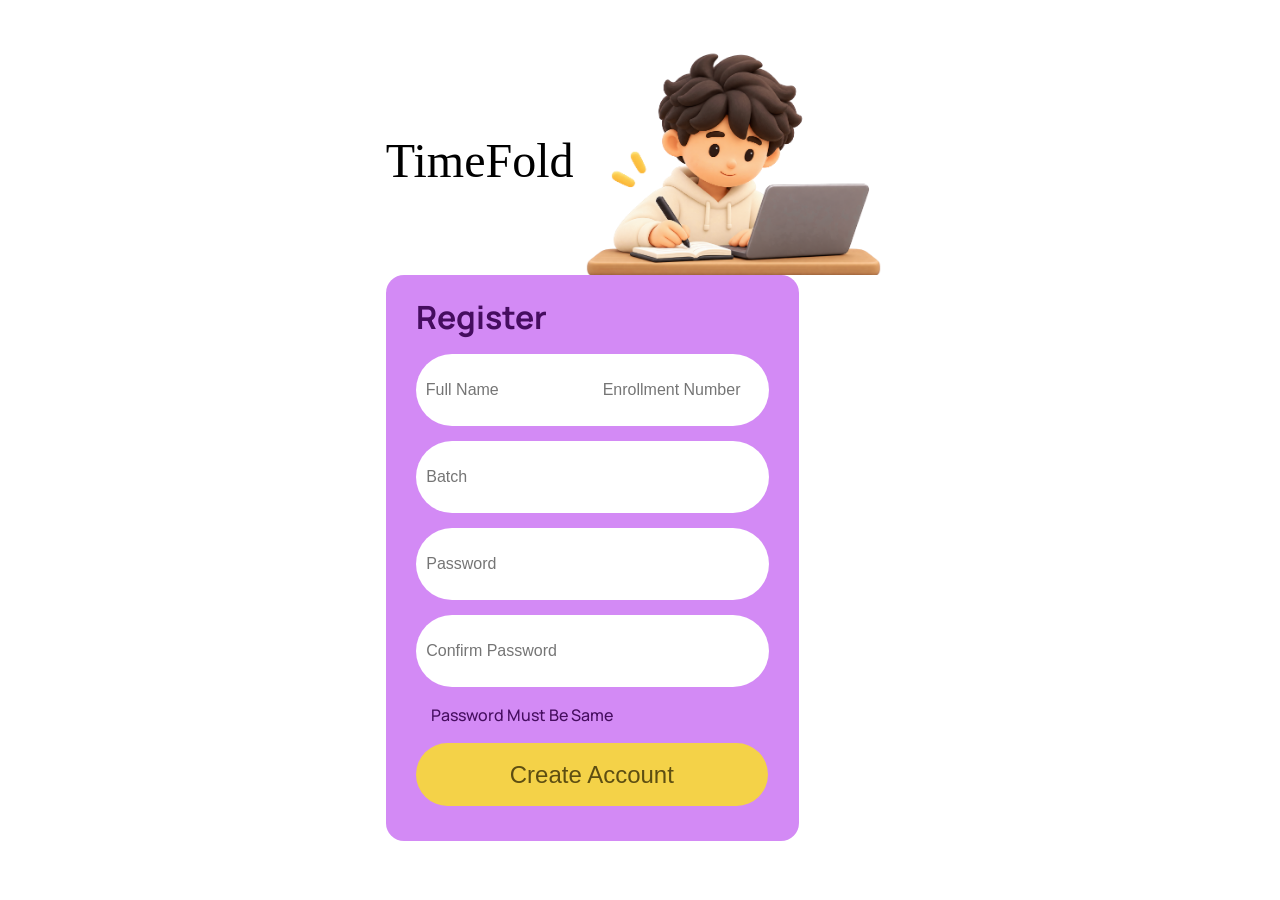
<file: register.html>
<!DOCTYPE html>
<html lang="en">

<head>
    <meta charset="UTF-8">
    <meta name="viewport" content="width=device-width, initial-scale=1.0">
    <title>TimeFold</title>

    <link rel="preconnect" href="https://fonts.googleapis.com">
    <link rel="preconnect" href="https://fonts.gstatic.com" crossorigin>
    <link href="https://fonts.googleapis.com/css2?family=Manrope:wght@400;500;600;700;800&display=swap"
        rel="stylesheet">

    <link rel="preconnect" href="https://fonts.googleapis.com">
    <link rel="preconnect" href="https://fonts.gstatic.com" crossorigin>
    <link
        href="https://fonts.googleapis.com/css2?family=Edu+NSW+ACT+Cursive:wght@400..700&family=Inter:ital,opsz,wght@0,14..32,100..900;1,14..32,100..900&family=Manrope:wght@200..800&family=Noto+Sans+Balinese:wght@400..700&family=Poppins:ital,wght@0,100;0,200;0,300;0,400;0,500;0,600;0,700;0,800;0,900;1,100;1,200;1,300;1,400;1,500;1,600;1,700;1,800;1,900&family=Roboto:ital,wght@0,100..900;1,100..900&family=Varela+Round&display=swap"
        rel="stylesheet">

    <style>
        :root {
            --background-colour: white;
            --nav-color: rgb(47, 20, 64);
            --nav-ink: rgb(190, 135, 225);
            --purple-card-color: rgb(211, 138, 245);
            --purple-ink: rgb(69, 13, 95);
            --yellow-card-color: rgb(244, 210, 72);
            --yellow-ink: rgb(93, 78, 18);
            --pink-card-color: rgb(244, 147, 171);
            --pink-ink: rgb(104, 22, 43);
            --shadow: 0 2px 16px rgba(0, 0, 0, 0.267);
            --border-radius: 18px;
        }

        * {
            margin: 0;
            padding: 0;
        }

        body {
            justify-content: space-between;
            font-family: 'Manrope', -apple-system, BlinkMacSystemFont, 'Segoe UI', sans-serif;
        }

        a {
            text-decoration: none;
            color: white;
        }

        .main-div {
            width: fit-content;
            margin: 0px auto;
        }

        .main-div img {
            height: 25vh;
            margin: 5px auto 0px auto;
        }

        .register-title {
            display: flex;
            font-family: "Edu NSW ACT Cursive", cursive;
            font-size: 3em;
            align-items: center;
            justify-content: baseline;
            font-weight: 500;
            width: fit-content;
            margin: 5vh auto 0px auto;
        }

        .register-div {
            background-color: var(--purple-card-color);
            padding: 20px 30px;
            width: fit-content;
            border-radius: var(--border-radius);
            align-items: center;
            justify-content: center;
            height: fit-content;
        }

        .form-content {
            width: fit-content;
            margin: 15px auto;
        }

        .input-div {
            display: flex;
            justify-content: space-between;
            margin: 15px auto 0px auto;
        }

        input {
            font-size: 1em;
            padding: 0px 10px;
            height: 8vh;
            border: 0.5px white;
        }

        input:focus {
            outline: none;
            border-color: inherit;
        }

        input:focus::placeholder {
            color: transparent;
        }

        #passwordMessage {
            display: flex;
            font-size: 1rem;
            font-weight: 500;
            align-items: center;
            height: 4vh;
            width: 15vw;
            margin: 10px 15px;
            color: var(--purple-ink);
        }

        button {
            background-color: var(--yellow-card-color);
            color: var(--yellow-ink);
            font-size: 1.5rem;
            box-shadow: none;
            border: none;
            transition: all 0.15s ease-in-out;
        }

        button:hover {
            cursor: pointer;
            background-color: var(--nav-color);
            color: var(--nav-ink);
        }

        button:active {
            transform: translateY(2px);
            box-shadow: 0 2px 5px rgba(0, 0, 0, 0.12);
        }
    </style>


</head>

<body>

    <main>

        <div class="main-div">
            <div class="register-title">
                <div class="title-sub-div">
                    <p>TimeFold</p>
                </div>
                <img src="assests/img/studying.png">
            </div>
            <div class="register-div">
                <h1 style="color: var(--purple-ink);">Register</h1>
                <div class="form-content">
                    <form id="registration-form">

                        <div class="input-div">
                            <input style="border-radius: 50px 0px 0px 50px; width: 12.25vw;" type="text" id="name"
                                placeholder="Full Name" required>
                            <input style="border-radius: 0px 50px 50px 0px; width: 12.25vw;" type="text" id="enroll"
                                placeholder="Enrollment Number" required>
                        </div>

                        <div
                            style="display: flex; flex-direction: column; justify-content: center; align-items: center;">

                            <div class="input-div">
                                <input style="width: 26vw; border-radius: 50px;" type="text" id="batch"
                                    placeholder="Batch" required>
                            </div>

                            <div class="input-div">
                                <input style="width: 26vw; border-radius: 50px;" type="password" id="password"
                                    placeholder="Password" required>
                            </div>

                            <div class="input-div">
                                <input style="width: 26vw; border-radius: 50px;" type="password" id="confirm_password"
                                    placeholder="Confirm Password" required>
                            </div>

                        </div>

                        <div id="passwordMessage"> Password Must Be Same </div>

                        <button style="width: 27.5vw; border-radius: 50px; padding: 0px 10px; height: 7vh;"
                            type="button" onclick="register()">Create Account</button>
                    </form>
                </div>
            </div>

        </div>
    </main>

</body>
<script>
    const password = document.getElementById("password");
    const confirmPassword = document.getElementById("confirm_password");
    const passwordMessage = document.getElementById("passwordMessage");

    function checkPassword() {
        if (confirmPassword.value === "") {
            passwordMessage.textContent = "";
            return;
        }

        if (password.value !== confirmPassword.value) {
            passwordMessage.textContent = "Passwords do not match";
            passwordMessage.style.color = "red";
        } else {
            passwordMessage.textContent = "Password is Same";
            passwordMessage.style.color = "rgb(69, 13, 95)";
        }
    }


    confirmPassword.addEventListener("input", checkPassword);

    async function register() {

        const name = await document.getElementById('name').value;
        const enroll = await document.getElementById('enroll').value;
        const password = await document.getElementById('password').value;
        const confirm_password = await document.getElementById('confirm_password').value;
        const batch = await document.getElementById('batch').value;

        if (!name || !enroll || !password || !batch) {
            alert('Please enter all details');
            return;
        }
        if (password !== confirm_password) {
            alert('Passwords do not match');
            return;
        }

        const response = await fetch("/register", {
            method: "POST",
            headers: {
                "Content-Type": "application/json"
            },
            body: JSON.stringify({
                name,
                enroll,
                password,
                batch
            })
        });
        console.log(name, enroll, password, batch);


        const data = await response.json();
        if (response.ok) {
            alert(data.message)
            window.location.href = "./index.html"

        } else {
            alert(data.message);
        }

    }


</script>

</html>
</file>
<file: css/style.css>
:root {
    --background-colour: white;
    --nav-color: rgb(47, 20, 64);
    --purple-card-color: rgb(211, 138, 245);
    --purple-ink: rgb(69, 13, 95);
    --yellow-card-color: rgb(244, 210, 72);
    --yellow-card-content-color: rgb(248, 225, 136);
    --yellow-ink: rgb(93, 78, 18);
    --yellow-off-ink: rgba(93, 78, 18, 0.871);
    --pink-card-color: rgb(244, 147, 171);
    --pink-ink: rgb(104, 22, 43);
    --other-card-color: rgb(234, 159, 172);
    --shadow: 0 2px 16px rgba(0, 0, 0, 0.267);
    --card-margin: 30px 0px 0px 0px;
    --card-padding: 10px 15px;
    --card-width: 27.5vw;
    --border-radius: 18px;
    --small-divs-border-radius: 10px;
}

* {
    margin: 0;
    padding: 0;
}

body {
    justify-content: space-between;
    font-family: 'Manrope', -apple-system, BlinkMacSystemFont, 'Segoe UI', sans-serif;
    margin-top: 13vh;
    width: 100%;
}

a {
    text-decoration: none;
    color: white;
}

/* ---------------------------------------------------------------------------------------------------------------------------
------------------------------------------------------------------------------------------------------------------------------
                                                HOME PAGE
------------------------------------------------------------------------------------------------------------------------------
------------------------------------------------------------------------------------------------------------------------------ */

/* HEADER */

.main-head {
    display: flex;
    justify-content: space-between;
    align-items: center;
    margin: 0px auto 10px auto;
    height: 50px;
    width: 63vw;
    background-color: rgb(255, 255, 255);
    padding: 8px 10px;
    position: fixed;
    top: 0;
    left: 0;
    right: 0;
    z-index: 1000;

}

.title {
    text-align: center;
}

.main-title {
    font-family: "Edu NSW ACT Cursive", cursive;
    font-weight: 520;
    font-size: 1.8rem;
}

.profile-pic {
    height: 45px;
    width: 45px;
    border-radius: 50%;
    background-color: rgba(37, 6, 56, 0.247);
    display: flex;
    justify-content: center;
    align-items: center;
    text-align: center;
    box-shadow: 0px 2px 9px -1px rgba(0, 0, 0, 0.267);
    ;
}

#initial {
    font-size: 1.3rem;
    font-weight: 650;
    color: var(--nav-color);
}

/* HERO SECTION */
.hero-first-div {
    width: 60vw;
    gap: 15px;
    display: flex;
    justify-content: center;
    margin: 1px auto;
}

.greeting {
    width: 59vw;
    margin: 0px auto 0px auto;
    border-radius: 25px;
}

.greeting-text {
    font-size: 3rem;
    font-weight: 500;
}

#date {
    font-size: 1.3rem;
}

/* HR */

.greet-seperation {
    height: 0.45px;
    width: 100%;
    background-color: var(--nav-color);
    border-radius: 100px;
    margin: 20px auto 0px auto;
}

.current {
    height: 20vh;
    width: var(--card-width);
    margin: var(--card-margin);
    padding: var(--card-padding);
    border-radius: var(--border-radius);
    background-color: var(--purple-card-color);
    color: var(--purple-ink);
    box-shadow: var(--shadow);
}


.next {
    height: 20vh;
    width: var(--card-width);
    margin: var(--card-margin);
    padding: var(--card-padding);
    border-radius: var(--border-radius);
    background-color: var(--pink-card-color);
    color: var(--pink-ink);
    box-shadow: var(--shadow);
}

.today {
    height: fit-content;
    width: 58vw;
    margin: 13px auto 80px auto;
    padding: var(--card-padding);
    border-radius: var(--border-radius);
    background-color: var(--yellow-card-color);
    color: var(--yellow-ink);
    box-shadow: var(--shadow);
}

/* Styling of the content which are inside the cards */

.card-sub-div {
    display: flex;
    justify-content: space-between;

}

.bold-text {
    font-size: 1.2em;
    font-weight: 700;
}

.small-text {
    font-size: 0.9em;
    font-weight: 580;

}

.card-description {
    display: flex;
    justify-content: space-between;
    width: 17vw;
    margin: 10px 0px;
    align-items: baseline;
}

.location-des {
    font-size: 0.8em;
    font-weight: 600;
    margin: 15px 0px 0px 0px;
    display: flex;
    align-items: center;
    justify-content: flex-start;
    gap: 5px;
}

.location-des-today-card {
    font-size: 0.8em;
    font-weight: 600;
    display: flex;
    align-items: baseline;
    justify-content: flex-start;
    gap: 5px;
}

.card-right-section img {
    height: 25vh;
    position: relative;
    bottom: 60px;
    left: 30px;
}

/* Styling of the content inside the Today Card */

#currentDay {
    margin: 0px 5px;
    font-weight: 500;
    font-size: 1.1em;
}

.lectures {
    display: flex;
    flex-direction: column;
    gap: 10px;
    margin: 10px auto;
}

.lecture-div {
    display: flex;
    justify-content: space-between;
    background-color: var(--yellow-card-content-color);
    border-radius: var(--small-divs-border-radius);
    padding: var(--card-padding);
    height: 7vh;
    width: inherit;
}

.lecture-div>div {
    display: flex;
    flex-direction: column;
    align-items: baseline;
}

.lecture-div> :last-child {
    align-items: center;
    justify-content: center;
    font-size: 1.1em;
    font-weight: 700;
}


/* NAV BAR */

nav {
    background-color: var(--nav-color);
    margin: 10px auto;
    border-radius: 50px;
    display: flex;
    justify-content: space-between;
    align-items: center;
    padding: 10px 50px;
    width: 40vw;
    height: 30px;
    box-shadow: var(--shadow);
    position: fixed;
    bottom: 0;
    left: 0;
    right: 0;
    z-index: 1000;
}

.nav-button-div {
    height: 5.5vh;
    width: 2.5vw;
    border-radius: 10px;
    display: flex;
    justify-content: center;
    align-items: center;
}

.nav-button {
    background-color: transparent;
    height: 5.5vh;
    width: 2.5vw;
    box-shadow: none;
    border: none;
    border-radius: 10px;
    transition: all 0.2s ease-in-out;
}

.nav-button:hover{
    cursor: pointer;
}

.current-page {
    display: flex;
    justify-content: center;
    align-content: center;
    align-items: center;
    text-align: center;
    background-color: rgba(125, 89, 146, 0.204);
}


/* ---------------------------------------------------------------------------------------------------------------------------
------------------------------------------------------------------------------------------------------------------------------
                                                MAP PAGE
------------------------------------------------------------------------------------------------------------------------------
------------------------------------------------------------------------------------------------------------------------------ */

.map-box{
    height: 60vh;
    width: 45vw;
    margin: 0px auto 10px auto;
    border: 1px solid grey;
    border-radius: var(--border-radius);
}

.map-chr{
    display: flex;
    justify-content: space-between;
    width: 45vw;
    margin: 0px auto 0px auto;
}

.map-chr img{
    margin: 0px 1.5vw;
}
</file>
